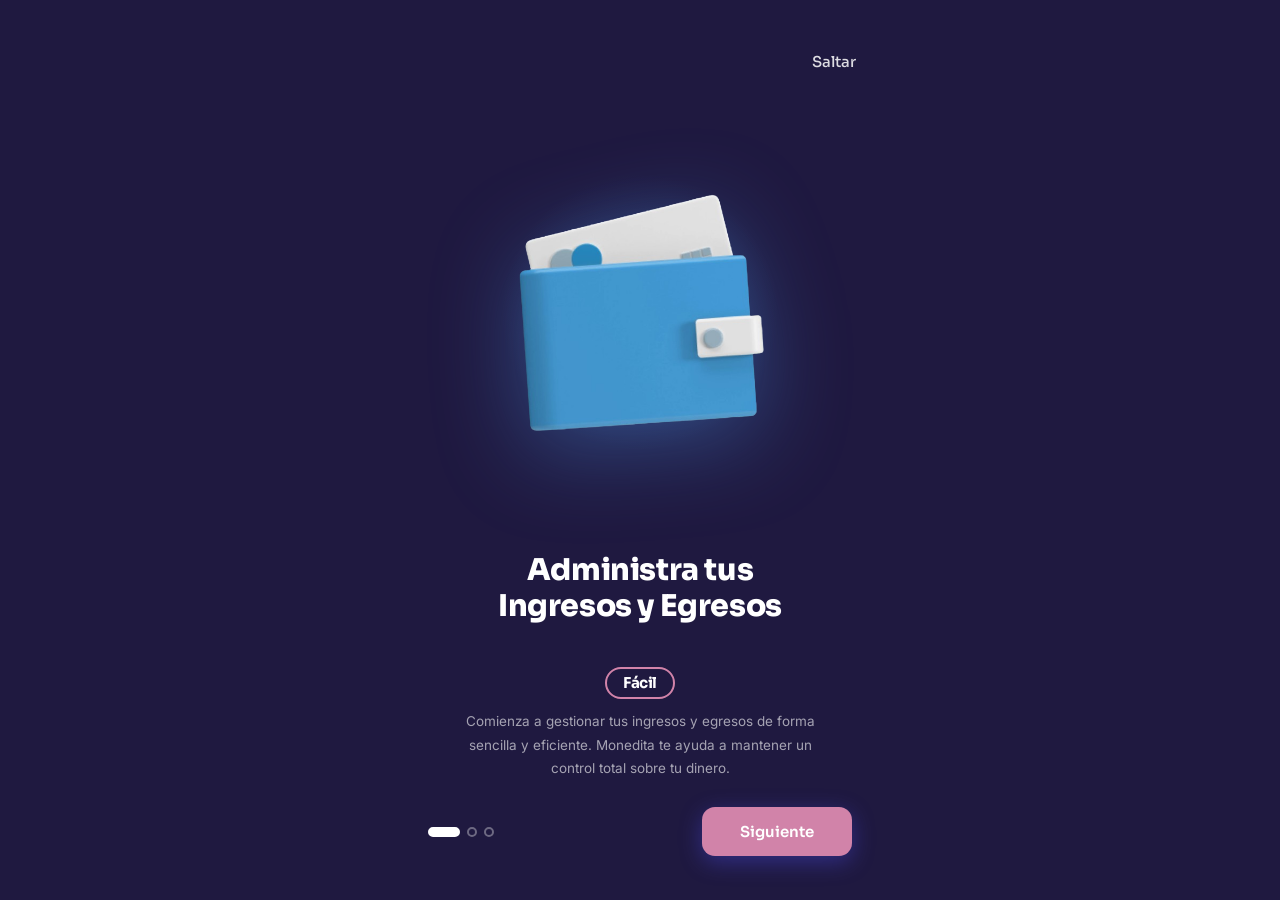
<file: index.html>
<!DOCTYPE html>
<html lang="es">
<head>
  <meta charset="UTF-8" />
  <meta name="viewport" content="width=device-width, initial-scale=1.0" />
  <title>Monedita</title>
  <link rel="stylesheet" href="css/intro.css" />
  <link href="https://fonts.googleapis.com/css2?family=Sora:wght@400;600;700;800&family=Inter:wght@400;500&display=swap" rel="stylesheet" />
</head>
<body>

  <!-- STEP 1 -->
  <div class="slide active" id="slide-1">
    <div class="slide-inner">
      <div class="top-bar">
        <div></div>
        <button class="skip-btn" onclick="goToSlide(3)">Saltar</button>
      </div>
      <div class="image-area">
        <div class="image-glow"></div>
        <img src="img/billetera.png" alt="Billetera digital" class="hero-img" />
      </div>
      <div class="content">
        <h1 class="title">Administra tus<br>Ingresos y Egresos<br><br> <span class="highlight">Fácil</span></h1>
        <p class="desc">Comienza a gestionar tus ingresos y egresos de forma sencilla y eficiente. Monedita te ayuda a mantener un control total sobre tu dinero.</p>
      </div>
      <div class="bottom-bar">
        <div class="dots">
          <span class="dot active-dot"></span>
          <span class="dot"></span>
          <span class="dot"></span>
        </div>
        <button class="next-btn" onclick="goToSlide(2)">Siguiente</button>
      </div>
    </div>
  </div>

  <!-- STEP 2 -->
  <div class="slide" id="slide-2">
    <div class="slide-inner">
      <div class="top-bar">
        <div></div>
        <button class="skip-btn" onclick="goToSlide(3)">Saltar</button>
      </div>
      <div class="image-area">
        <div class="image-glow"></div>
        <img src="img/alcancia.png" alt="Alcancía de ahorros" class="hero-img" />
      </div>
      <div class="content">
        <h1 class="title">Haz crecer tus<br>Ahorros con<br><br><span class="highlight">Confianza</span></h1>
        <p class="desc">Guarda y multiplica tu portafolio de ahorros de forma segura. Rastrea tus ganancias, establece metas de ahorro y observa cómo crecen tus ingresos.</p>
      </div>
      <div class="bottom-bar">
        <div class="dots">
          <span class="dot"></span>
          <span class="dot active-dot"></span>
          <span class="dot"></span>
        </div>
        <button class="next-btn" onclick="goToSlide(3)">Siguiente</button>
      </div>
    </div>
  </div>

  <!-- STEP 3: BIENVENIDA -->
  <div class="slide" id="slide-3">
    <div class="slide-inner welcome-slide-inner">
      <div class="welcome-glow"></div>
      <div class="welcome-icon">
        <img src="img/logo.png" alt="" width="150px">
      </div>
      <h1 class="welcome-title">Bienvenido<span class="welcome-dot"> .</span></h1>
      <p class="welcome-sub">Tu camino de ahorros comienza aquí.<br>Administra, ahorra y haz crecer tus ingresos.</p>
      <div class="stars">
        <span>✦</span><span>✦</span><span>✦</span>
      </div>
      <a href="html/tablero.html" class="ingresar-btn">Ingresar</a>
      <div class="dots welcome-dots">
        <span class="dot"></span>
        <span class="dot"></span>
        <span class="dot active-dot"></span>
      </div>
    </div>
  </div>

  <script src="js/intro.js"></script>
</body>
</html>
</file>
<file: css/intro.css>
* {
  margin: 0;
  padding: 0;
  box-sizing: border-box;
  -webkit-tap-highlight-color: transparent; /* ← esta línea */
}

:root {
  --bg: #1f1940;
  --blue: #D183A9;
  --blue-dark: #D183A9;
  --blue-btn: #D183A9;
  --white: #ffffff;
  --text-muted: rgba(255,255,255,0.6);
}

html, body {
  height: 100%;
  width: 100%;
  background: var(--bg);
  font-family: 'Sora', sans-serif;
  overflow: hidden;
}

/* ── SLIDES: full screen siempre ── */
.slide {
  position: fixed;
  inset: 0;
  display: flex;
  flex-direction: column;
  align-items: center;        /* centra horizontalmente */
  background: var(--bg);
  opacity: 0;
  pointer-events: none;
  transition: opacity 0.45s ease, transform 0.45s ease;
  transform: translateX(40px);
}
.slide.active  { opacity: 1; pointer-events: all; transform: translateX(0); }
.slide.exit    { opacity: 0; transform: translateX(-40px); }


/* ── Contenido centrado, max-width en desktop ── */
.slide-inner {
  width: 100%;
  max-width: 480px;
  margin: 0 auto;
  display: flex;
  flex-direction: column;
  flex: 1;
}

/* ── TOP BAR ── */
.top-bar {
  display: flex;
  justify-content: flex-end;
  align-items: center;
  padding: clamp(28px, 6vh, 52px) 24px 0;
}

.skip-btn {
  background: none;
  border: none;
  color: var(--white);
  font-size: 15px;
  font-family: 'Sora', sans-serif;
  font-weight: 500;
  cursor: pointer;
  opacity: 0.85;
}
.skip-btn:hover { opacity: 1; }

/* ── IMAGE AREA ── */
.image-area {
  flex: 1;
  display: flex;
  align-items: center;
  justify-content: center;
  position: relative;
  padding: 16px;
  min-height: 0;
}

.image-glow {
  position: absolute;
  width: 280px;
  height: 280px;
  border-radius: 50%;
  background: radial-gradient(circle, rgba(74,144,226,0.25) 0%, transparent 70%);
  pointer-events: none;
}

.hero-img {
  width: clamp(180px, 55vw, 260px);
  max-height: 45vh;
  object-fit: contain;
  position: relative;
  z-index: 1;
  filter: drop-shadow(0 20px 44px rgba(74,144,226,0.4));
  animation: float 3.5s ease-in-out infinite;
}

@keyframes float {
  0%, 100% { transform: translateY(0px); }
  50%       { transform: translateY(-12px); }
}

/* ── CONTENT: centrado ── */
.content {
  width: 100%;
  max-width: 480px;
  padding: 0 clamp(24px,6vw,48px) 12px;
  text-align: center;
}
.title {
  font-size: clamp(22px, 4.5vw, 30px);
  font-weight: 800;
  color: var(--white);
  line-height: 1.2;
  margin-bottom: 14px;
  letter-spacing: -0.4px;
}
.highlight {
  display: inline-block;
  color: var(--white);
  font-size: clamp(10px, 3.5vw, 15px);
  font-weight: 700;
  position: relative;
  padding: 0 4px;
}
.highlight::before {
  content: '';
  position: absolute;
  inset: -7px -14px;
  border: 2.5px solid var(--blue);
  border-radius: 50px;
  pointer-events: none;
}
.desc {
  font-family: 'Inter', sans-serif;
  font-size: 13.5px;
  color: var(--text-muted);
  line-height: 1.75;
  text-align: center;
}

/* ── BOTTOM BAR ── */
.bottom-bar {
  display: flex;
  align-items: center;
  justify-content: space-between;
  padding: 14px 28px clamp(24px, 5vh, 44px);
}

/* ── DOTS ── */
.dots {
  display: flex;
  gap: 7px;
  align-items: center;
}

.dot {
  width: 10px;
  height: 10px;
  border-radius: 5px;
  border: 2px solid rgba(255,255,255,0.35);
  background: transparent;
  transition: width 0.35s ease, background 0.35s ease, border-color 0.35s ease;
}

.dot.active-dot {
  width: 32px;
  background: var(--white);
  border-color: var(--white);
}

/* ── NEXT BUTTON ── */
.next-btn {
  background: var(--blue-btn);
  color: var(--white);
  border: none;
  border-radius: 13px;
  padding: 15px 38px;
  font-size: 15px;
  font-family: 'Sora', sans-serif;
  font-weight: 600;
  cursor: pointer;
  transition: background 0.2s, transform 0.15s;
  box-shadow: 0 6px 22px rgba(74, 74, 226, 0.42);
}
.next-btn:hover  { background: var(--blue-dark); transform: scale(1.03); }
.next-btn:active { transform: scale(0.97); }

/* ── SLIDE 3: BIENVENIDA ── */
.welcome-slide-inner {
  align-items: center;
  justify-content: center;
  text-align: center;
  padding: 40px 32px 32px;
  position: relative;
  gap: 0;
}

.welcome-glow {
  position: absolute;
  width: 360px;
  height: 360px;
  border-radius: 50%;
  background: radial-gradient(circle, rgba(89, 74, 226, 0.18) 0%, transparent 65%);
  pointer-events: none;
  top: 50%;
  left: 50%;
  transform: translate(-50%, -50%);
}

.welcome-icon {
  margin-bottom: 28px;
  animation: float 3.5s ease-in-out infinite;
  position: relative;
  z-index: 1;
}

.welcome-title {
  font-size: clamp(48px, 12vw, 68px);
  font-weight: 800;
  color: var(--white);
  letter-spacing: -2px;
  line-height: 1;
  margin-bottom: 16px;
  position: relative;
  z-index: 1;
}

.welcome-dot { color: var(--blue); }

.welcome-sub {
  font-family: 'Inter', sans-serif;
  font-size: 14px;
  color: var(--text-muted);
  line-height: 1.7;
  margin-bottom: 28px;
  position: relative;
  z-index: 1;
}

.stars {
  display: flex;
  gap: 14px;
  color: var(--blue);
  font-size: 16px;
  margin-bottom: 40px;
  opacity: 0.65;
  position: relative;
  z-index: 1;
}

.ingresar-btn {
  display: block;
  width: 100%;
  max-width: 320px;
  background: var(--blue-btn);
  color: var(--white);
  text-decoration: none;
  border-radius: 13px;
  padding: 17px;
  font-size: 16px;
  font-family: 'Sora', sans-serif;
  font-weight: 700;
  text-align: center;
  transition: background 0.2s, transform 0.15s;
  box-shadow: 0 4px 26px rgba(163, 74, 226, 0.45);
  position: relative;
  z-index: 1;
  margin-bottom: 36px;
}
.ingresar-btn:hover  { background: var(--blue-dark); transform: scale(1.03); }
.ingresar-btn:active { transform: scale(0.97); }

.welcome-dots {
  position: relative;
  z-index: 1;
}
</file>
